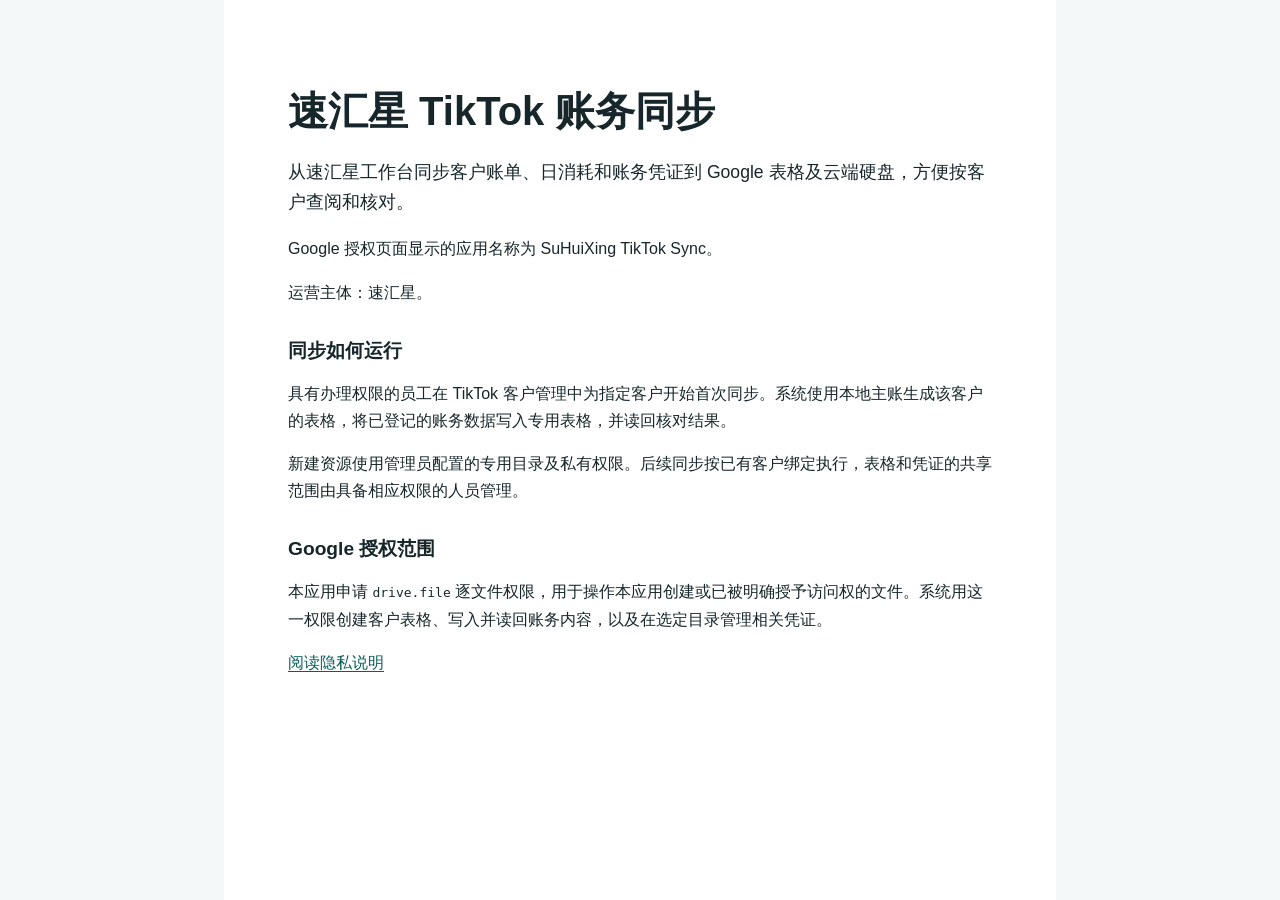
<file: index.html>
<!doctype html>
<html lang="zh-CN">
<head>
  <meta charset="utf-8">
  <meta name="viewport" content="width=device-width, initial-scale=1">
  <title>速汇星 TikTok 账务同步</title>
  <meta name="description" content="速汇星 TikTok 账务同步的功能与 Google 授权范围。">
  <link rel="stylesheet" href="style.css">
</head>
<body>
  <main>
    <h1>速汇星 TikTok 账务同步</h1>
    <p class="lead">从速汇星工作台同步客户账单、日消耗和账务凭证到 Google 表格及云端硬盘，方便按客户查阅和核对。</p>
    <p>Google 授权页面显示的应用名称为 <span lang="en">SuHuiXing TikTok Sync</span>。</p>
    <p>运营主体：速汇星。</p>

    <section aria-labelledby="workflow">
      <h2 id="workflow">同步如何运行</h2>
      <p>具有办理权限的员工在 TikTok 客户管理中为指定客户开始首次同步。系统使用本地主账生成该客户的表格，将已登记的账务数据写入专用表格，并读回核对结果。</p>
      <p>新建资源使用管理员配置的专用目录及私有权限。后续同步按已有客户绑定执行，表格和凭证的共享范围由具备相应权限的人员管理。</p>
    </section>

    <section aria-labelledby="permission">
      <h2 id="permission">Google 授权范围</h2>
      <p>本应用申请 <code>drive.file</code> 逐文件权限，用于操作本应用创建或已被明确授予访问权的文件。系统用这一权限创建客户表格、写入并读回账务内容，以及在选定目录管理相关凭证。</p>
      <p><a href="privacy.html">阅读隐私说明</a></p>
    </section>
  </main>
</body>
</html>
</file>
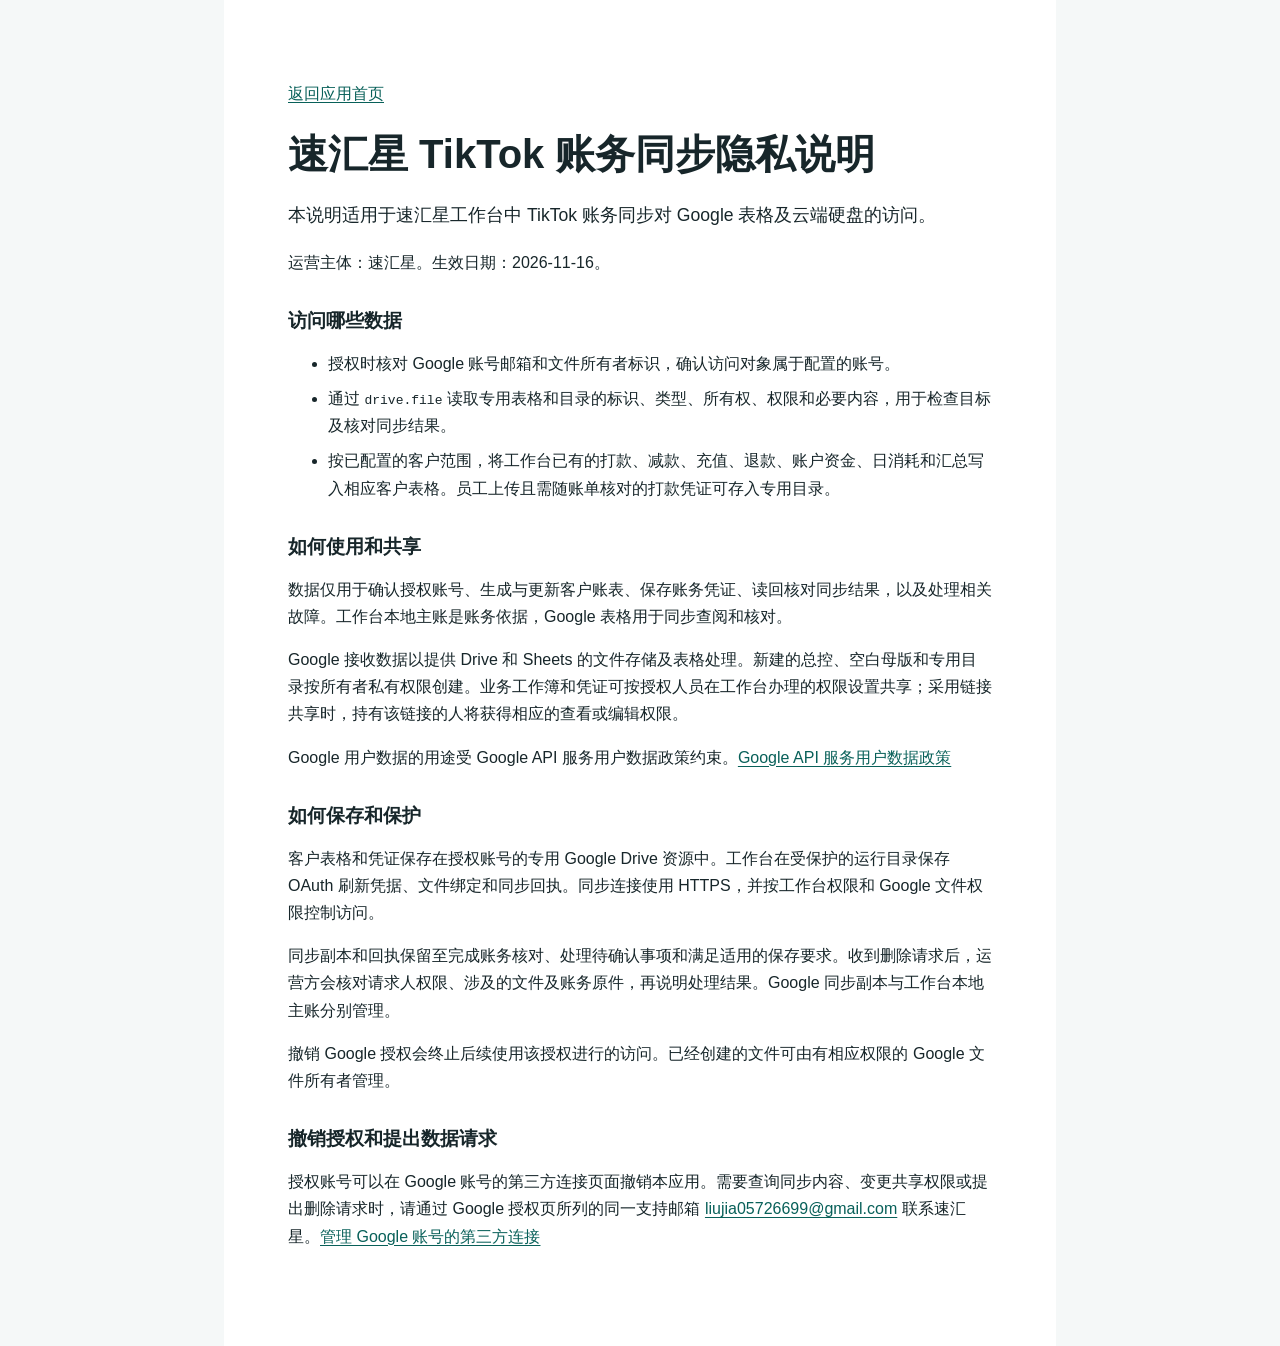
<file: privacy.html>
<!doctype html>
<html lang="zh-CN">
<head>
  <meta charset="utf-8">
  <meta name="viewport" content="width=device-width, initial-scale=1">
  <title>隐私说明 · 速汇星 TikTok 账务同步</title>
  <meta name="description" content="速汇星 TikTok 账务同步如何处理、保存和共享 Google 用户数据。">
  <link rel="stylesheet" href="style.css">
</head>
<body>
  <main>
    <p><a href="index.html">返回应用首页</a></p>
    <h1>速汇星 TikTok 账务同步隐私说明</h1>
    <p class="lead">本说明适用于速汇星工作台中 TikTok 账务同步对 Google 表格及云端硬盘的访问。</p>
    <p>运营主体：速汇星。生效日期：<time datetime="2026-11-16">2026-11-16</time>。</p>

    <section aria-labelledby="data">
      <h2 id="data">访问哪些数据</h2>
      <ul>
        <li>授权时核对 Google 账号邮箱和文件所有者标识，确认访问对象属于配置的账号。</li>
        <li>通过 <code>drive.file</code> 读取专用表格和目录的标识、类型、所有权、权限和必要内容，用于检查目标及核对同步结果。</li>
        <li>按已配置的客户范围，将工作台已有的打款、减款、充值、退款、账户资金、日消耗和汇总写入相应客户表格。员工上传且需随账单核对的打款凭证可存入专用目录。</li>
      </ul>
    </section>

    <section aria-labelledby="purpose">
      <h2 id="purpose">如何使用和共享</h2>
      <p>数据仅用于确认授权账号、生成与更新客户账表、保存账务凭证、读回核对同步结果，以及处理相关故障。工作台本地主账是账务依据，Google 表格用于同步查阅和核对。</p>
      <p>Google 接收数据以提供 Drive 和 Sheets 的文件存储及表格处理。新建的总控、空白母版和专用目录按所有者私有权限创建。业务工作簿和凭证可按授权人员在工作台办理的权限设置共享；采用链接共享时，持有该链接的人将获得相应的查看或编辑权限。</p>
      <p>Google 用户数据的用途受 Google API 服务用户数据政策约束。<a href="https://developers.google.com/terms/api-services-user-data-policy">Google API 服务用户数据政策</a></p>
    </section>

    <section aria-labelledby="storage">
      <h2 id="storage">如何保存和保护</h2>
      <p>客户表格和凭证保存在授权账号的专用 Google Drive 资源中。工作台在受保护的运行目录保存 OAuth 刷新凭据、文件绑定和同步回执。同步连接使用 HTTPS，并按工作台权限和 Google 文件权限控制访问。</p>
      <p>同步副本和回执保留至完成账务核对、处理待确认事项和满足适用的保存要求。收到删除请求后，运营方会核对请求人权限、涉及的文件及账务原件，再说明处理结果。Google 同步副本与工作台本地主账分别管理。</p>
      <p>撤销 Google 授权会终止后续使用该授权进行的访问。已经创建的文件可由有相应权限的 Google 文件所有者管理。</p>
    </section>

    <section aria-labelledby="requests">
      <h2 id="requests">撤销授权和提出数据请求</h2>
      <p>授权账号可以在 Google 账号的第三方连接页面撤销本应用。需要查询同步内容、变更共享权限或提出删除请求时，请通过 Google 授权页所列的同一支持邮箱 <a href="mailto:liujia05726699@gmail.com">liujia05726699@gmail.com</a> 联系速汇星。<a href="https://myaccount.google.com/connections">管理 Google 账号的第三方连接</a></p>
    </section>
  </main>
</body>
</html>
</file>
<file: style.css>
:root {
  color-scheme: light;
  font-family: Inter, "Microsoft YaHei", "PingFang SC", sans-serif;
  line-height: 1.7;
  color: #17262a;
  background: #f5f8f8;
}

body {
  margin: 0;
}

main {
  box-sizing: border-box;
  max-width: 52rem;
  margin: auto;
  padding: clamp(1.25rem, 5vw, 4rem);
  background: #fff;
  min-height: 100vh;
  overflow-wrap: anywhere;
}

h1,
h2 {
  line-height: 1.35;
}

h1 {
  font-size: clamp(1.75rem, 4vw, 2.5rem);
  margin-block: 0.5em;
}

h2 {
  font-size: 1.2rem;
}

.lead {
  font-size: 1.1rem;
}

section {
  margin-block: 2rem;
}

li + li {
  margin-top: 0.5rem;
}

a {
  color: #086059;
  text-underline-offset: 0.18em;
}

a:focus-visible {
  outline: 2px solid currentColor;
  outline-offset: 3px;
}
</file>
